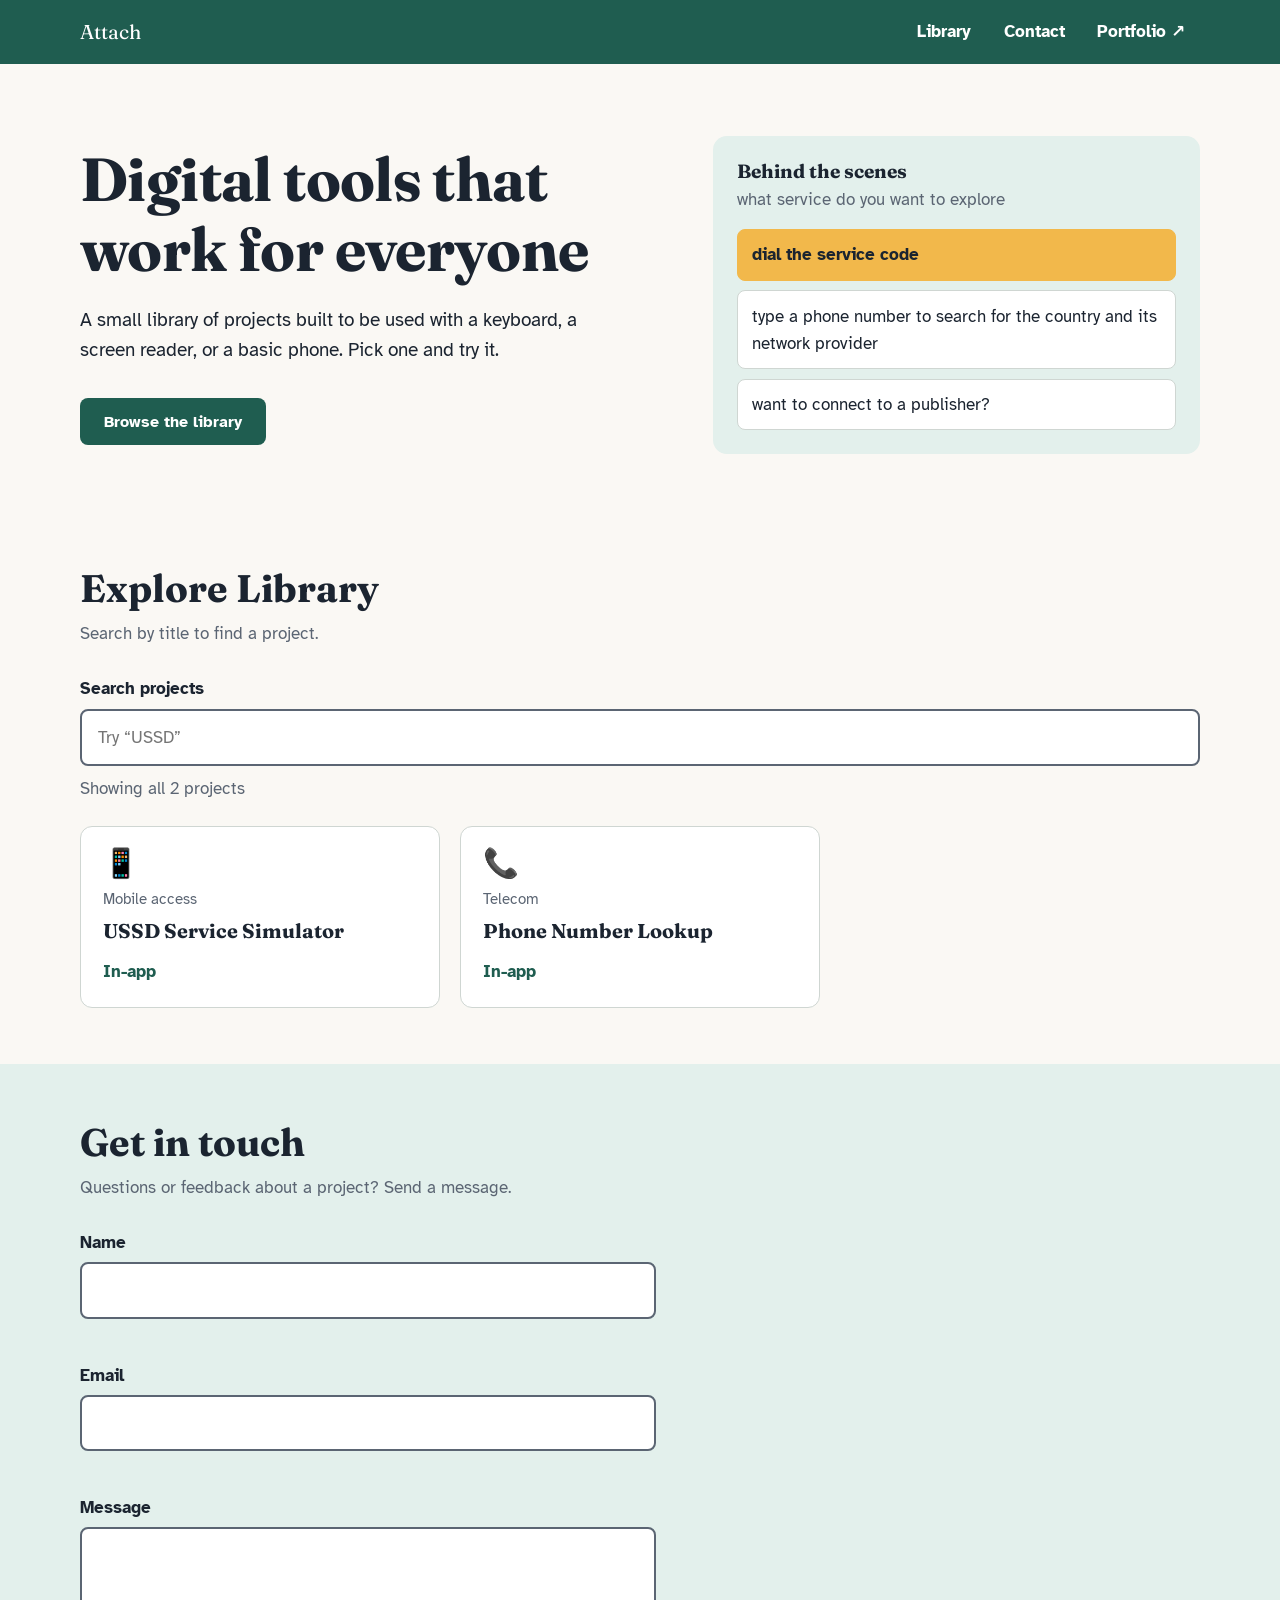
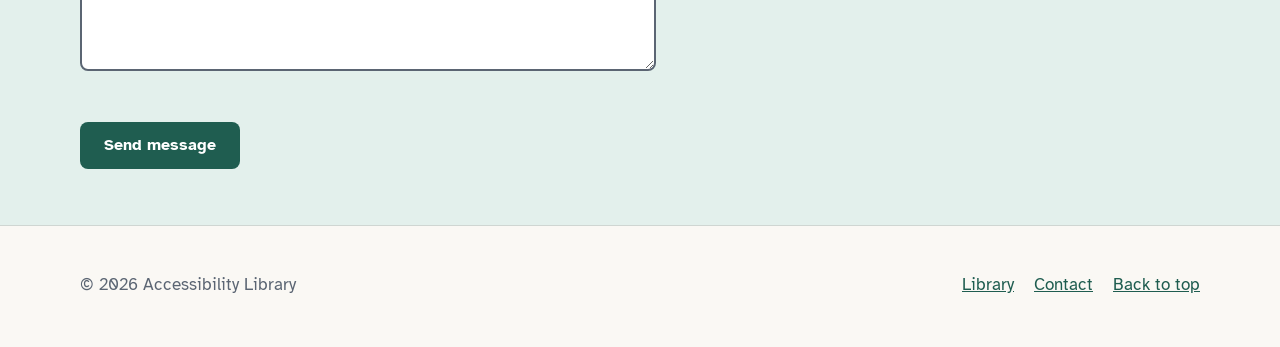
<file: index.html>
<!DOCTYPE html>
<html lang="en">
<head>
<meta charset="utf-8">
<meta name="viewport" content="width=device-width, initial-scale=1, viewport-fit=cover">
<title>Attach</title>
<link rel="preconnect" href="https://fonts.googleapis.com">
<link rel="preconnect" href="https://fonts.gstatic.com" crossorigin>
<link href="https://fonts.googleapis.com/css2?family=Atkinson+Hyperlegible:wght@400;700&family=Fraunces:opsz,wght@9..144,600&display=swap" rel="stylesheet">
<link rel="stylesheet" href="index.css">
</head>
<body>
<a class="skip" href="#main">Skip to content</a>

<header class="nav">
  <div class="wrap">
    <a class="brand" href="#top">Attach</a>
    <nav aria-label="Main">
      <ul>
        <li><a href="#library">Library</a></li>
        <li><a href="#contact">Contact</a></li>
        <li><a href="pages/portfolio.html" target="_blank" rel="noopener noreferrer">Portfolio<span class="sr-only"> (opens in a new tab)</span> ↗</a></li>
      </ul>
    </nav>
  </div>
</header>

<main id="main" tabindex="-1">
  <section class="hero" id="top" aria-labelledby="hero-title">
    <div class="wrap">
      <div>
        <h1 id="hero-title">Digital tools that work for everyone</h1>
        <p class="lead">A small library of projects built to be used with a keyboard, a screen reader, or a basic phone. Pick one and try it.</p>
        <a class="btn" href="#library">Browse the library</a>
      </div>
      <aside class="panel" aria-labelledby="bts-title">
        <h2 id="bts-title">Behind the scenes</h2>
        <p>what service do you want to explore</p>
        <ol class="steps" id="steps">
          <li>dial the service code</li>
          <li>type a phone number to search for the country and its network provider </li>
          <li>want to connect to a publisher?</li>
        </ol>
      </aside>
    </div>
  </section>

  <section class="section" id="library" aria-labelledby="lib-title">
    <div class="wrap">
      <div class="head">
        <h2 id="lib-title">Explore Library</h2>
        <p>Search by title to find a project.</p>
      </div>
      <div class="search">
        <label for="q">Search projects</label>
        <input id="q" type="search" placeholder="Try “USSD”" autocomplete="off">
      </div>
      <p class="status" id="count" role="status" aria-live="polite"></p>
      <ul class="grid" id="grid"></ul>
      <div class="empty" id="empty" hidden>
        <strong>No projects match</strong>
        Check the spelling or clear the search to see everything.
      </div>
    </div>
  </section>

  <section class="section contact" id="contact" aria-labelledby="contact-title">
    <div class="wrap">
      <div class="head">
        <h2 id="contact-title">Get in touch</h2>
        <p>Questions or feedback about a project? Send a message.</p>
      </div>
        <!-- <form id="emailForm">
            <label for="title">Title:</label>
            <input
                type="text"
                id="title"
                name="title"    
                placeholder="Enter email title"
                required
            >

            <br><br>

            <label for="message">Message:</label>
            <textarea 
                id="message"
                name="message"
                placeholder="Enter your message"
                required            
            ></textarea>

            <br><br>

            <button type="submit">Send Email</button>
        </form> -->
      <form class="form" id="form" novalidate>
        <div class="field">
          <label for="name">Name</label>
          <input id="name" name="name" autocomplete="name" required aria-describedby="name-err">
          <p class="err" id="name-err"></p>
        </div>
        <div class="field">
          <label for="email">Email</label>
          <input id="email" name="email" type="email" autocomplete="email" required aria-describedby="email-err">
          <p class="err" id="email-err"></p>
        </div>
        <div class="field">
          <label for="msg">Message</label>
          <textarea id="msg" name="msg" required aria-describedby="msg-err"></textarea>
          <p class="err" id="msg-err"></p>
        </div>
        <div><button class="btn" type="submit">Send message</button></div>
      </form>
      <div class="ok" id="ok" role="status" tabindex="-1" hidden>Message sent. Thank you, we will reply by email.</div>
    </div>
  </section>
</main>

<footer class="foot">
  <div class="wrap">
    <p>© <span id="yr">2026</span> Accessibility Library</p>
    <ul>
      <li><a href="#library">Library</a></li>
      <li><a href="#contact">Contact</a></li>
      <li><a href="#top">Back to top</a></li>
    </ul>
  </div>
</footer>

<script src="app.js" defer></script>
</body>
</html>
</file>
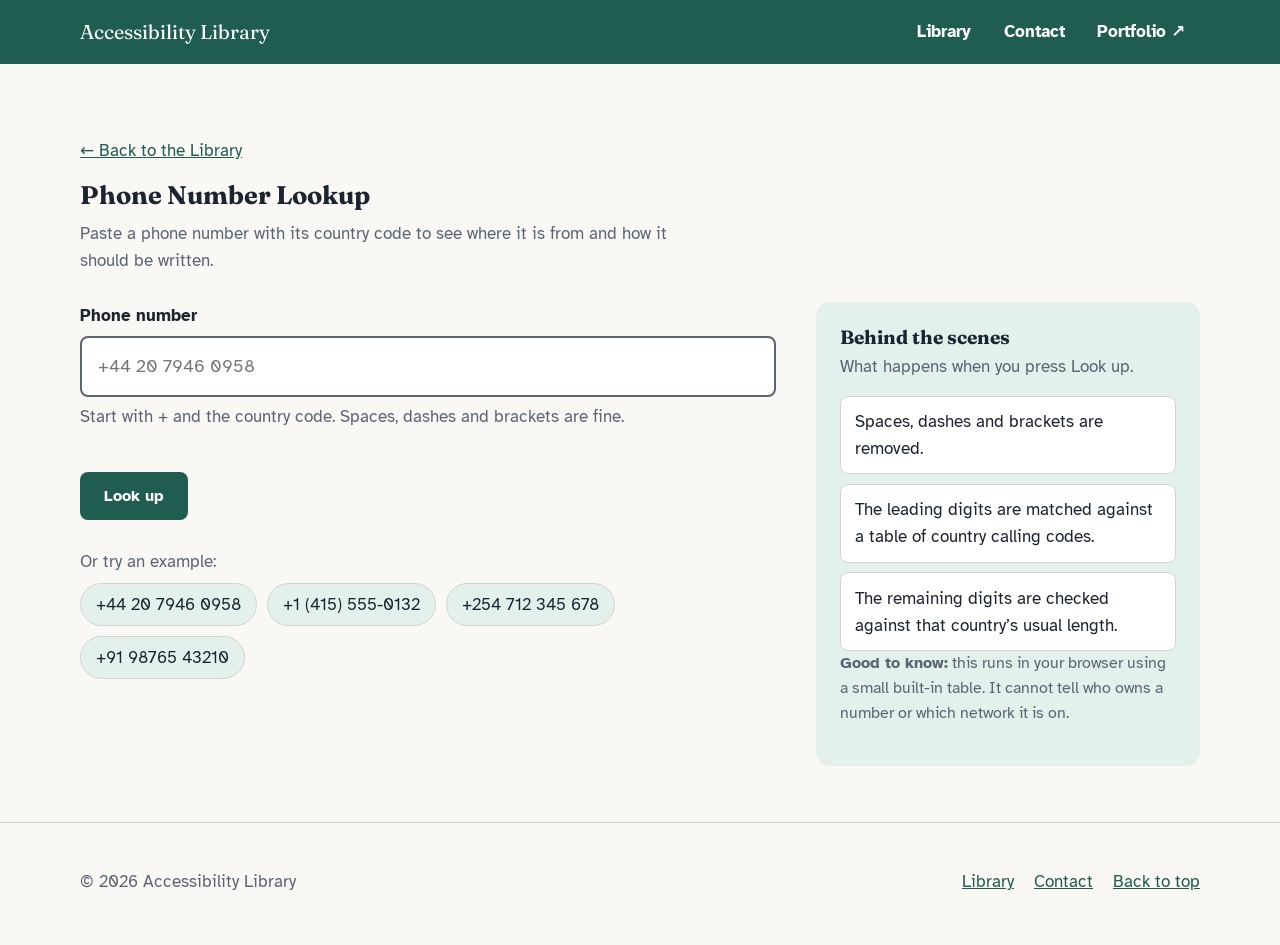
<file: pages/lookup.html>
<!DOCTYPE html>
<html lang="en">
<head>
<meta charset="utf-8">
<meta name="viewport" content="width=device-width, initial-scale=1, viewport-fit=cover">
<title>Phone Number Lookup · Accessibility Library</title>
<link rel="preconnect" href="https://fonts.googleapis.com">
<link rel="preconnect" href="https://fonts.gstatic.com" crossorigin>
<link href="https://fonts.googleapis.com/css2?family=Atkinson+Hyperlegible:wght@400;700&family=Fraunces:opsz,wght@9..144,600&display=swap" rel="stylesheet">
<link rel="stylesheet" href="../index.css">
<link rel="stylesheet" href="../styles/lookup.css">
</head>
<body>
<a class="skip" href="#main">Skip to content</a>

<header class="nav">
  <div class="wrap">
    <a class="brand" href="../index.html">Accessibility Library</a>
    <nav aria-label="Main">
      <ul>
        <li><a href="index.html#library">Library</a></li>
        <li><a href="index.html#contact">Contact</a></li>
        <li><a href="portfolio.html" target="_blank" rel="noopener noreferrer">Portfolio<span class="sr-only"> (opens in a new tab)</span> ↗</a></li>
      </ul>
    </nav>
  </div>
</header>

<main id="main" tabindex="-1">
  <section class="section">
    <div class="wrap">
      <p><a href="../index.html#library">← Back to the Library</a></p>
      <div class="head">
        <h1>Phone Number Lookup</h1>
        <p>Paste a phone number with its country code to see where it is from and how it should be written.</p>
      </div>

      <div class="lk">
        <div>
          <form id="lk-form" novalidate>
            <label for="num">Phone number</label>
            <input id="num" name="num" type="tel" autocomplete="off" inputmode="tel" aria-describedby="num-hint num-err" placeholder="+44 20 7946 0958">
            <p class="hint" id="num-hint">Start with + and the country code. Spaces, dashes and brackets are fine.</p>
            <p class="err" id="num-err" role="alert"></p>
            <button class="btn" type="submit">Look up</button>
          </form>

          <p class="try-label" id="try-label">Or try an example:</p>
          <ul class="try" aria-labelledby="try-label" id="examples"></ul>

          <div class="result" id="result" aria-live="polite" tabindex="-1" hidden>
            <h2>Result</h2>
            <dl id="rows"></dl>
            <button class="btn ghost" type="button" id="copy">Copy international format</button>
            <p class="copied" id="copied" role="status"></p>
          </div>
        </div>

        <aside class="panel" aria-labelledby="how-title">
          <h2 id="how-title">Behind the scenes</h2>
          <p>What happens when you press Look up.</p>
          <ol class="steps">
            <li>Spaces, dashes and brackets are removed.</li>
            <li>The leading digits are matched against a table of country calling codes.</li>
            <li>The remaining digits are checked against that country’s usual length.</li>
          </ol>
          <p class="note"><strong>Good to know:</strong> this runs in your browser using a small built-in table. It cannot tell who owns a number or which network it is on.</p>
        </aside>
      </div>
    </div>
  </section>
</main>

<footer class="foot">
  <div class="wrap">
    <p>© <span id="yr">2026</span> Accessibility Library</p>
    <ul>
      <li><a href="index.html#library">Library</a></li>
      <li><a href="index.html#contact">Contact</a></li>
      <li><a href="#top">Back to top</a></li>
    </ul>
  </div>
</footer>
<script src="../scripts/lookup.js" defer></script>
</body>
</html>
</file>
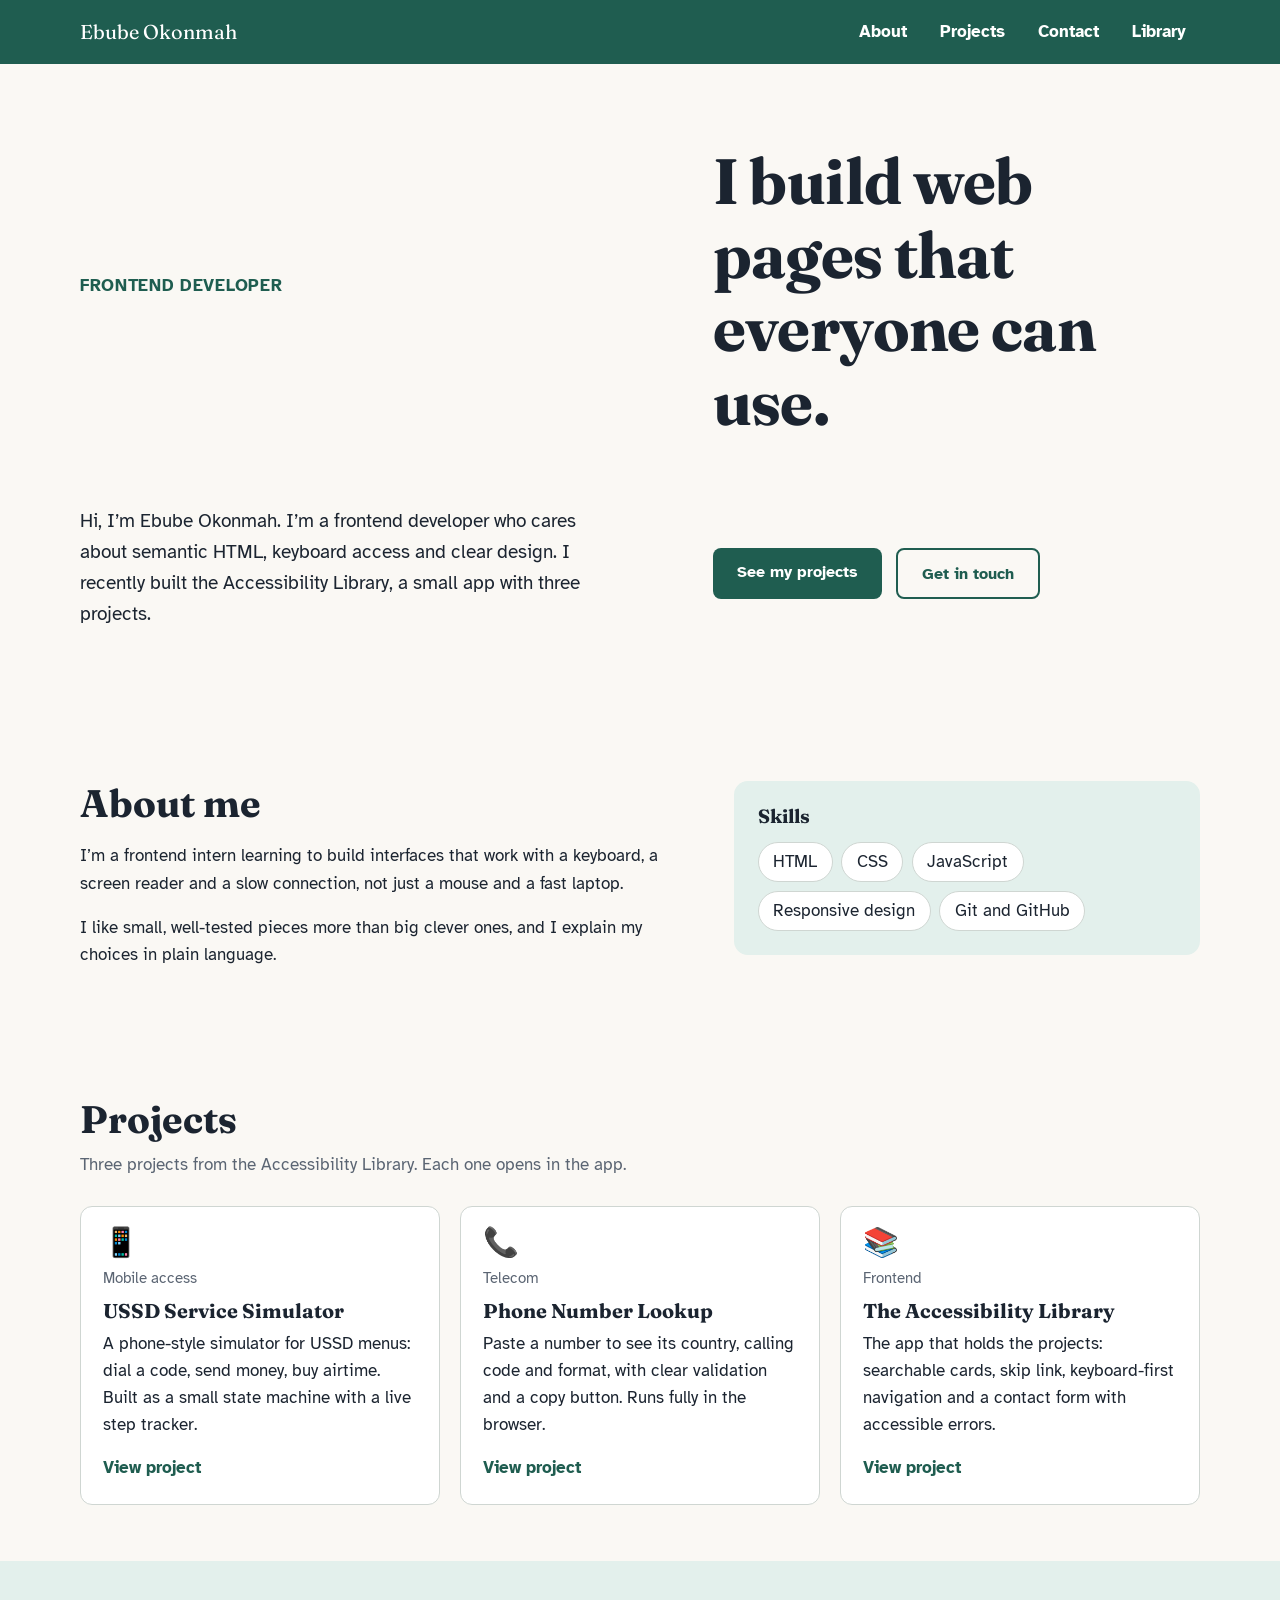
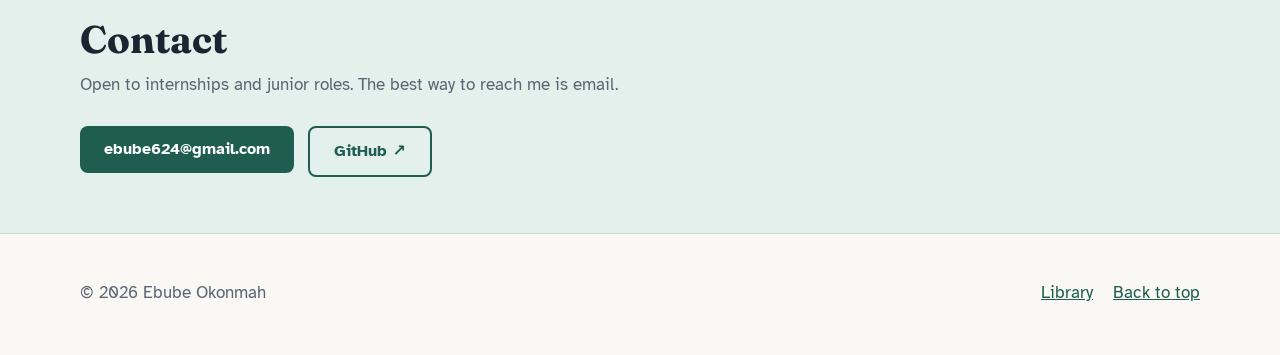
<file: pages/portfolio.html>
<!DOCTYPE html>
<html lang="en">
<head>
<meta charset="utf-8">
<meta name="viewport" content="width=device-width, initial-scale=1, viewport-fit=cover">
<title>Ebube Okonmah · Frontend Developer</title>
<meta name="description" content="Ebube Okonmah, a frontend developer focused on accessible, inclusive web interfaces.">
<link rel="preconnect" href="https://fonts.googleapis.com">
<link rel="preconnect" href="https://fonts.gstatic.com" crossorigin>
<link href="https://fonts.googleapis.com/css2?family=Atkinson+Hyperlegible:wght@400;700&family=Fraunces:opsz,wght@9..144,600&display=swap" rel="stylesheet">
<link rel="stylesheet" href="../index.css">
<link rel="stylesheet" href="../styles/portfolio.css">
</head>
<body>
<a class="skip" href="#main">Skip to content</a>

<header class="nav">
  <div class="wrap">
    <a class="brand" href="#top">Ebube Okonmah</a>
    <nav aria-label="Main">
      <ul>
        <li><a href="#about">About</a></li>
        <li><a href="#projects">Projects</a></li>
        <li><a href="#contact">Contact</a></li>
        <li><a href="index.html">Library</a></li>
      </ul>
    </nav>
  </div>
</header>

<main id="main" tabindex="-1">
  <section class="hero" id="top" aria-labelledby="hero-title">
    <div class="wrap">
      <p class="eyebrow">Frontend developer</p>
      <h1 id="hero-title">I build web pages that everyone can use.</h1>
      <p class="lead">Hi, I’m Ebube Okonmah. I’m a frontend developer who cares about semantic HTML, keyboard access and clear design. I recently built the Accessibility Library, a small app with three projects.</p>
      <p class="cta">
        <a class="btn" href="#projects">See my projects</a>
        <a class="btn ghost" href="#contact">Get in touch</a>
      </p>
    </div>
  </section>

  <section class="section about" id="about" aria-labelledby="about-title">
    <div class="wrap two">
      <div>
        <h2 id="about-title">About me</h2>
        <p>I’m a frontend intern learning to build interfaces that work with a keyboard, a screen reader and a slow connection, not just a mouse and a fast laptop.</p>
        <p>I like small, well-tested pieces more than big clever ones, and I explain my choices in plain language.</p>
      </div>
      <aside class="panel" aria-labelledby="skills-title">
        <h2 id="skills-title">Skills</h2>
        <ul class="chips">
          <li>HTML</li><li>CSS</li><li>JavaScript</li>
          <li>Responsive design</li><li>Git and GitHub</li>
        </ul>
      </aside>
    </div>
  </section>

  <section class="section" id="projects" aria-labelledby="proj-title">
    <div class="wrap">
      <div class="head">
        <h2 id="proj-title">Projects</h2>
        <p>Three projects from the Accessibility Library. Each one opens in the app.</p>
      </div>
      <ul class="grid" id="grid"></ul>
    </div>
  </section>

  <section class="section contact" id="contact" aria-labelledby="contact-title">
    <div class="wrap">
      <div class="head">
        <h2 id="contact-title">Contact</h2>
        <p>Open to internships and junior roles. The best way to reach me is email.</p>
      </div>
      <ul class="links">
        <li><a class="btn" href="mailto:ebube624@gmail.com">ebube624@gmail.com</a></li>
        <li><a class="btn ghost" href="https://github.com/komiboy1" target="_blank" rel="noopener noreferrer">GitHub<span class="sr-only"> (opens in a new tab)</span> ↗</a></li><!-- TODO -->
      </ul>
    </div>
  </section>
</main>

<footer class="foot">
  <div class="wrap">
    <p>© <span id="yr">2026</span> Ebube Okonmah</p>
    <ul>
      <li><a href="../index.html">Library</a></li>
      <li><a href="#top">Back to top</a></li>
    </ul>
  </div>
</footer>
<script src="../scripts/portfolio.js" defer></script>
</body>
</html>
</file>
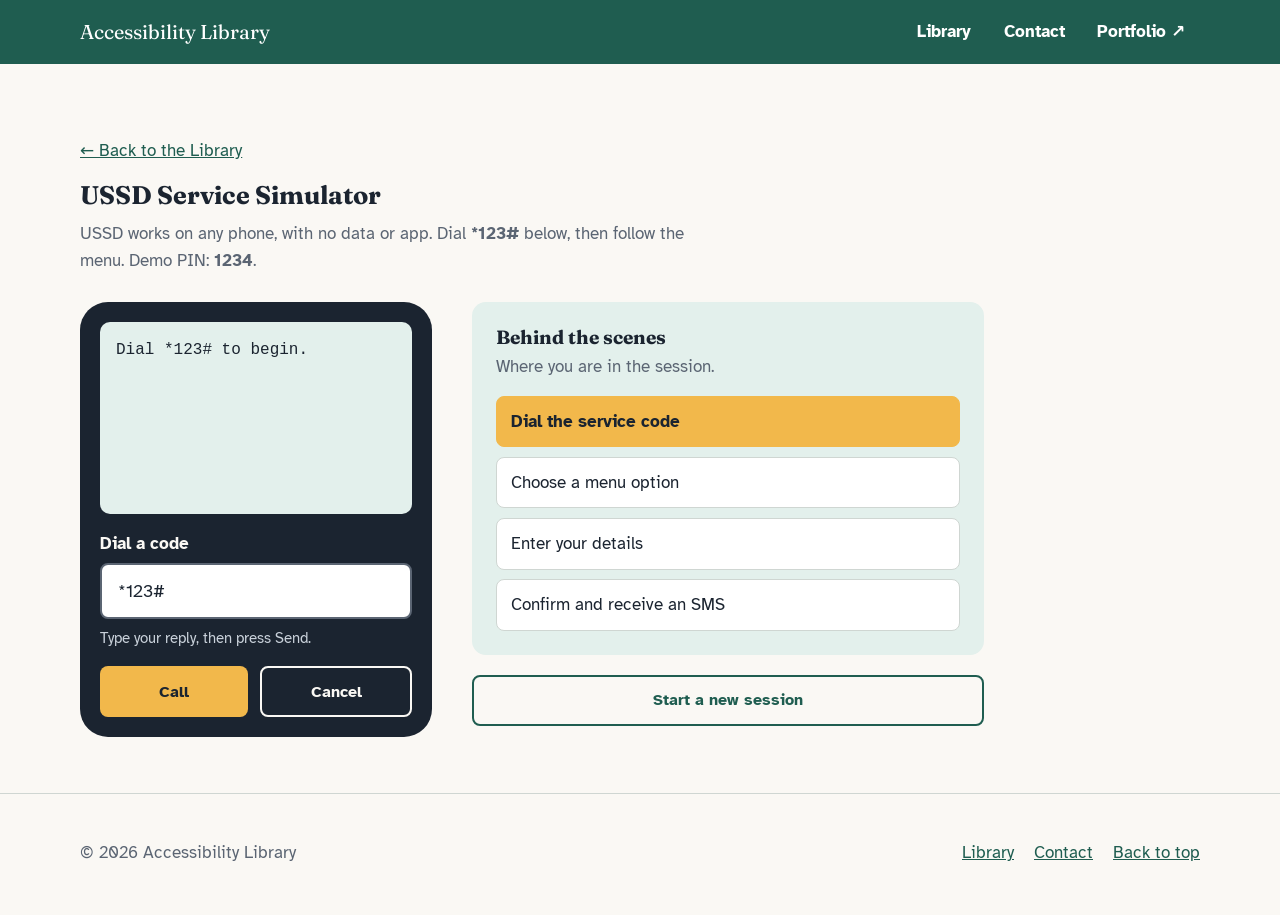
<file: pages/ussd.html>
<!DOCTYPE html>
<html lang="en">
<head>
<meta charset="utf-8">
<meta name="viewport" content="width=device-width, initial-scale=1, viewport-fit=cover">
<title>USSD Service Simulator · Accessibility Library</title>
<link rel="preconnect" href="https://fonts.googleapis.com">
<link rel="preconnect" href="https://fonts.gstatic.com" crossorigin>
<link href="https://fonts.googleapis.com/css2?family=Atkinson+Hyperlegible:wght@400;700&family=Fraunces:opsz,wght@9..144,600&display=swap" rel="stylesheet">
<link rel="stylesheet" href="../index.css">
<link rel="stylesheet" href="../styles/ussd.css">
</head>
<body>
<a class="skip" href="#main">Skip to content</a>

<header class="nav">
  <div class="wrap">
    <a class="brand" href="index.html">Accessibility Library</a>
    <nav aria-label="Main">
      <ul>
        <li><a href="index.html#library">Library</a></li>
        <li><a href="index.html#contact">Contact</a></li>
        <li><a href="portfolio.html" target="_blank" rel="noopener noreferrer">Portfolio<span class="sr-only"> (opens in a new tab)</span> ↗</a></li>
      </ul>
    </nav>
  </div>
</header>

<main id="main" tabindex="-1">
  <section class="section">
    <div class="wrap">
      <p><a href="../index.html#library">← Back to the Library</a></p>
      <div class="head">
        <h1>USSD Service Simulator</h1>
        <p>USSD works on any phone, with no data or app. Dial <strong>*123#</strong> below, then follow the menu. Demo PIN: <strong>1234</strong>.</p>
      </div>

      <div class="sim">
        <div class="phone" role="group" aria-labelledby="phone-label">
          <h2 id="phone-label" class="sr-only">Simulated phone</h2>
          <div class="screen" id="screen" aria-live="polite" aria-atomic="true">Dial *123# to begin.</div>
          <form id="ussd-form" autocomplete="off">
            <label for="entry" id="entry-label">Dial a code</label>
            <input id="entry" name="entry" inputmode="text" value="*123#" aria-describedby="hint">
            <p class="hint" id="hint">Type your reply, then press Send.</p>
            <div class="row">
              <button class="btn" type="submit" id="send">Call</button>
              <button class="btn ghost" type="button" id="cancel">Cancel</button>
            </div>
          </form>
        </div>

        <div class="side">
          <aside class="panel" aria-labelledby="bts-title">
            <h2 id="bts-title">Behind the scenes</h2>
            <p>Where you are in the session.</p>
            <ol class="steps" id="steps">
              <li>Dial the service code</li>
              <li>Choose a menu option</li>
              <li>Enter your details</li>
              <li>Confirm and receive an SMS</li>
            </ol>
          </aside>
          <div class="sms" id="sms" role="status" hidden></div>
          <button class="btn ghost" type="button" id="restart" hidden>Start a new session</button>
        </div>
      </div>
    </div>
  </section>
</main>

<footer class="foot">
  <div class="wrap">
    <p>© <span id="yr">2026</span> Accessibility Library</p>
    <ul>
      <li><a href="index.html#library">Library</a></li>
      <li><a href="index.html#contact">Contact</a></li>
      <li><a href="#top">Back to top</a></li>
    </ul>
  </div>
</footer>
<script src="../scripts/ussd.js" defer></script>
</body>
</html>
</file>
<file: index.css>
/* ---------- Phase 1: colour tokens ---------- */
:root{
  --bg:#FAF8F4; --text:#1B2430; --primary:#1F5D50; --on-primary:#fff;
  --accent:#F2B84B; --on-accent:#1B2430; --muted:#5B6573; --tint:#E3F0EC;
  --border:#cfd6d2; --card:#fff;
  --font-body:"Atkinson Hyperlegible",system-ui,-apple-system,"Segoe UI",Arial,sans-serif;
  --font-head:"Fraunces",Georgia,"Times New Roman",serif;
  box-sizing:border-box;
  padding-top:env(safe-area-inset-top,0px); padding-bottom:env(safe-area-inset-bottom,0px);
}
@media (prefers-color-scheme:dark){
  :root:not([data-theme="light"]){
    --bg:#121a22; --text:#EDEBE6; --primary:#7FC4B2; --on-primary:#10201c;
    --muted:#a9b2bd; --tint:#1a2b29; --border:#2f3d49; --card:#18232d; color-scheme:dark;
  }
}
:root[data-theme="dark"]{
  --bg:#121a22; --text:#EDEBE6; --primary:#7FC4B2; --on-primary:#10201c;
  --muted:#a9b2bd; --tint:#1a2b29; --border:#2f3d49; --card:#18232d; color-scheme:dark;
}
html{scroll-padding-top:calc(env(safe-area-inset-top,0px) + 4.5rem);scroll-behavior:smooth}
*,*::before,*::after{box-sizing:border-box}
body{margin:0;background:var(--bg);color:var(--text);font:1.0625rem/1.6 var(--font-body)}
h1,h2,h3{font-family:var(--font-head);line-height:1.15;margin:0}
a{color:var(--primary)}
.wrap{width:min(1120px,100% - 2.5rem);margin-inline:auto}

/* Focus: dark inner ring + amber halo, visible on every surface */
:focus-visible{outline:3px solid var(--text);outline-offset:2px;box-shadow:0 0 0 6px var(--accent);border-radius:4px}
@media (prefers-reduced-motion:reduce){html{scroll-behavior:auto}*{transition:none!important}}

/* Skip link */
.skip{position:absolute;left:1rem;top:-4rem;background:var(--accent);color:var(--on-accent);padding:.6rem 1rem;font-weight:700;border-radius:6px;z-index:100;text-decoration:none}
.skip:focus{top:calc(env(safe-area-inset-top,0px) + .5rem)}

/* ---------- Navbar ---------- */
.nav{position:sticky;top:0;z-index:20;background:var(--primary);color:var(--on-primary)}
.nav .wrap{display:flex;align-items:center;justify-content:space-between;gap:1rem;min-height:4rem;padding-top:env(safe-area-inset-top,0px)}
.brand{font-family:var(--font-head);font-size:1.25rem;color:var(--on-primary);text-decoration:none}
.nav ul{display:flex;gap:.25rem;list-style:none;margin:0;padding:0}
.nav a:not(.brand){display:block;color:var(--on-primary);padding:.55rem .9rem;border-radius:6px;text-decoration:none;font-weight:700}
.nav a:not(.brand):hover{background:rgba(255,255,255,.16);text-decoration:underline}
.nav :focus-visible{outline-color:var(--on-primary)}

/* ---------- Hero ---------- */
.hero{padding:4.5rem 0 3.5rem}
.hero .wrap{display:grid;grid-template-columns:1.2fr 1fr;gap:3rem;align-items:center}
.hero h1{font-size:clamp(2.3rem,5.5vw,3.8rem);letter-spacing:-.01em}
.hero p.lead{font-size:1.2rem;max-width:34rem;margin:1.25rem 0 2rem}
.btn{display:inline-block;background:var(--primary);color:var(--on-primary);font:700 1rem var(--font-body);padding:.85rem 1.5rem;border:0;border-radius:8px;text-decoration:none;cursor:pointer}
.btn:hover{filter:brightness(1.12)}
.panel{background:var(--tint);border-radius:14px;padding:1.5rem}
.panel h2{font-size:1.2rem;margin-bottom:.25rem}
.panel p{color:var(--muted);margin:0 0 1rem}
.steps{list-style:none;margin:0;padding:0;display:grid;gap:.6rem}
.steps li{background:var(--card);border:1px solid var(--border);border-radius:8px;padding:.7rem .9rem}
.steps li[aria-current="step"]{background:var(--accent);color:var(--on-accent);border-color:var(--accent);font-weight:700}

/* ---------- Library ---------- */
.section{padding:3.5rem 0}
.head{max-width:40rem;margin-bottom:1.75rem}
.head h2{font-size:clamp(1.8rem,4vw,2.4rem)}
.head p{color:var(--muted);margin:.6rem 0 0}
.search label{display:block;font-weight:700;margin-bottom:.4rem}
.search input,.field input,.field textarea,.field select{width:100%;font:inherit;color:var(--text);background:var(--card);border:2px solid var(--muted);border-radius:8px;padding:.8rem 1rem}
.status{color:var(--muted);margin:.6rem 0 1.5rem;min-height:1.6em}
.grid{list-style:none;margin:0;padding:0;display:grid;grid-template-columns:repeat(3,1fr);gap:1.25rem}
.card{height:100%;display:flex;flex-direction:column;gap:.5rem;background:var(--card);border:1px solid var(--border);border-radius:12px;padding:1.4rem;text-decoration:none;color:var(--text);transition:background .15s}
.card:hover{background:var(--tint)}
.card:hover h3{text-decoration:underline}
.icon{font-size:1.8rem;line-height:1}
.cat{color:var(--muted);font-size:.95rem}
.card h3{font-size:1.25rem}
.tag{margin-top:auto;padding-top:.5rem;font-weight:700;color:var(--primary)}
.empty{padding:2rem;border:2px dashed var(--border);border-radius:12px;text-align:center}
.empty strong{display:block;font-size:1.15rem}

/* ---------- Contact ---------- */
.contact{background:var(--tint)}
.form{display:grid;gap:1.1rem;max-width:36rem}
.field label{display:block;font-weight:700;margin-bottom:.35rem}
.field textarea{min-height:9rem;resize:vertical}
.field .err{color:#9b1c1c;font-weight:700;margin:.3rem 0 0;min-height:1.2em}
:root[data-theme="dark"] .field .err{color:#ff9b9b}
@media (prefers-color-scheme:dark){:root:not([data-theme="light"]) .field .err{color:#ff9b9b}}
.field input[aria-invalid="true"],.field textarea[aria-invalid="true"]{border-color:#9b1c1c}
.ok{background:var(--card);border-left:6px solid var(--primary);padding:1rem 1.2rem;border-radius:8px;max-width:36rem}

/* ---------- Footer ---------- */
.foot{border-top:1px solid var(--border);padding:1.75rem 0 2rem;color:var(--muted)}
.foot .wrap{display:flex;flex-wrap:wrap;gap:1rem 2rem;justify-content:space-between;align-items:center}
.foot ul{display:flex;gap:1.25rem;list-style:none;margin:0;padding:0;flex-wrap:wrap}

/* ---------- Responsive ---------- */
@media (max-width:960px){.grid{grid-template-columns:repeat(2,1fr)}.hero .wrap{grid-template-columns:1fr}}
@media (max-width:620px){.grid{grid-template-columns:1fr}.nav .wrap{flex-wrap:wrap;padding-block:.5rem}.hero{padding-top:2.5rem}}
.sr-only{position:absolute;width:1px;height:1px;overflow:hidden;clip:rect(0 0 0 0);white-space:nowrap}
</file>
<file: styles/lookup.css>
.lk{display:grid;grid-template-columns:minmax(0,1fr) minmax(0,24rem);gap:2.5rem;align-items:start}
#lk-form label{display:block;font-weight:700;margin-bottom:.4rem}
#lk-form input{width:100%;font:inherit;font-size:1.15rem;color:var(--text);background:var(--card);border:2px solid var(--muted);border-radius:8px;padding:.85rem 1rem;margin-bottom:.4rem}
#lk-form input[aria-invalid="true"]{border-color:#9b1c1c}
.hint{color:var(--muted);margin:0 0 .5rem}
.err{color:#9b1c1c;font-weight:700;margin:0 0 .75rem;min-height:1.3em}
@media (prefers-color-scheme:dark){:root:not([data-theme="light"]) .err,:root:not([data-theme="light"]) #lk-form input[aria-invalid="true"]{color:#ff9b9b;border-color:#ff9b9b}}
:root[data-theme="dark"] .err{color:#ff9b9b}
.try-label{margin:1.75rem 0 .5rem;color:var(--muted)}
.try{list-style:none;margin:0;padding:0;display:flex;flex-wrap:wrap;gap:.6rem}
.try button{font:inherit;background:var(--tint);color:var(--text);border:1px solid var(--border);border-radius:999px;padding:.45rem .95rem;cursor:pointer}
.try button:hover{border-color:var(--primary);text-decoration:underline}
.result{margin-top:2rem;background:var(--card);border:1px solid var(--border);border-left:6px solid var(--primary);border-radius:10px;padding:1.4rem}
.result h2{font-size:1.3rem;margin-bottom:.75rem}
.result dl{display:grid;grid-template-columns:max-content 1fr;gap:.5rem 1.25rem;margin:0 0 1.25rem}
.result dt{color:var(--muted)}
.result dd{margin:0;font-weight:700;overflow-wrap:anywhere}
.result .ok{color:var(--primary)}
.result .warn{color:#8a4b00}
:root[data-theme="dark"] .result .warn{color:#F2B84B}
@media (prefers-color-scheme:dark){:root:not([data-theme="light"]) .result .warn{color:#F2B84B}}
.copied{margin:.6rem 0 0;color:var(--muted);min-height:1.4em}
.btn.ghost{background:transparent;color:var(--primary);border:2px solid var(--primary)}
.note{margin:1rem 0 0;font-size:.98rem}
@media (max-width:860px){.lk{grid-template-columns:1fr}}
</file>
<file: styles/portfolio.css>
.hero{padding:5rem 0 4rem}
.eyebrow{color:var(--primary);font-weight:700;letter-spacing:.04em;text-transform:uppercase;margin:0 0 .75rem}
.hero h1{font-size:clamp(2.3rem,6vw,4rem);max-width:18ch;letter-spacing:-.01em}
.hero .lead{font-size:1.2rem;max-width:38rem;margin:1.25rem 0 2rem}
.cta{display:flex;flex-wrap:wrap;gap:.9rem;margin:0}
.btn.ghost{background:transparent;color:var(--primary);border:2px solid var(--primary)}
.about .two{display:grid;grid-template-columns:1.3fr 1fr;gap:3rem;align-items:start}
.about h2{font-size:clamp(1.8rem,4vw,2.4rem);margin-bottom:1rem}
.panel h2{font-size:1.2rem;margin-bottom:.9rem}
.chips{list-style:none;margin:0;padding:0;display:flex;flex-wrap:wrap;gap:.55rem}
.chips li{background:var(--card);border:1px solid var(--border);border-radius:999px;padding:.35rem .9rem}
.links{list-style:none;margin:0;padding:0;display:flex;flex-wrap:wrap;gap:.9rem}
.tag-list{color:var(--muted);font-size:.95rem}
@media (max-width:820px){.about .two{grid-template-columns:1fr}.hero{padding-top:3rem}}
</file>
<file: styles/ussd.css>
.sim{display:grid;grid-template-columns:minmax(0,22rem) 1fr;gap:2.5rem;align-items:start}
.phone{background:var(--text);border-radius:28px;padding:1.25rem;color:var(--bg)}
.phone label{display:block;font-weight:700;margin:1rem 0 .35rem}
.screen{background:var(--tint);color:var(--text);border-radius:10px;padding:1rem;min-height:12rem;white-space:pre-wrap;font:1rem/1.5 ui-monospace,SFMono-Regular,Menlo,Consolas,monospace}
.phone input{width:100%;font:inherit;font-size:1.1rem;padding:.75rem 1rem;border-radius:8px;border:2px solid var(--muted);background:var(--card);color:var(--text)}
.phone input:disabled{opacity:.6}
.hint{margin:.4rem 0 0;font-size:.95rem;color:#c9d1da}
.row{display:flex;gap:.75rem;margin-top:1rem}
.phone .btn{flex:1;background:var(--accent);color:var(--on-accent)}
.phone .btn.ghost{background:transparent;color:var(--bg);border:2px solid var(--bg)}
.phone :focus-visible{outline-color:var(--bg)}
.btn.ghost{background:transparent;color:var(--primary);border:2px solid var(--primary)}
.btn:disabled{opacity:.5;cursor:not-allowed}
.side{display:grid;gap:1.25rem;max-width:32rem}
.sms{background:var(--card);border:1px solid var(--border);border-left:6px solid var(--primary);border-radius:8px;padding:1rem 1.2rem}
.sms strong{display:block;margin-bottom:.25rem}
@media (max-width:820px){.sim{grid-template-columns:1fr}.phone{max-width:24rem}}
</file>
